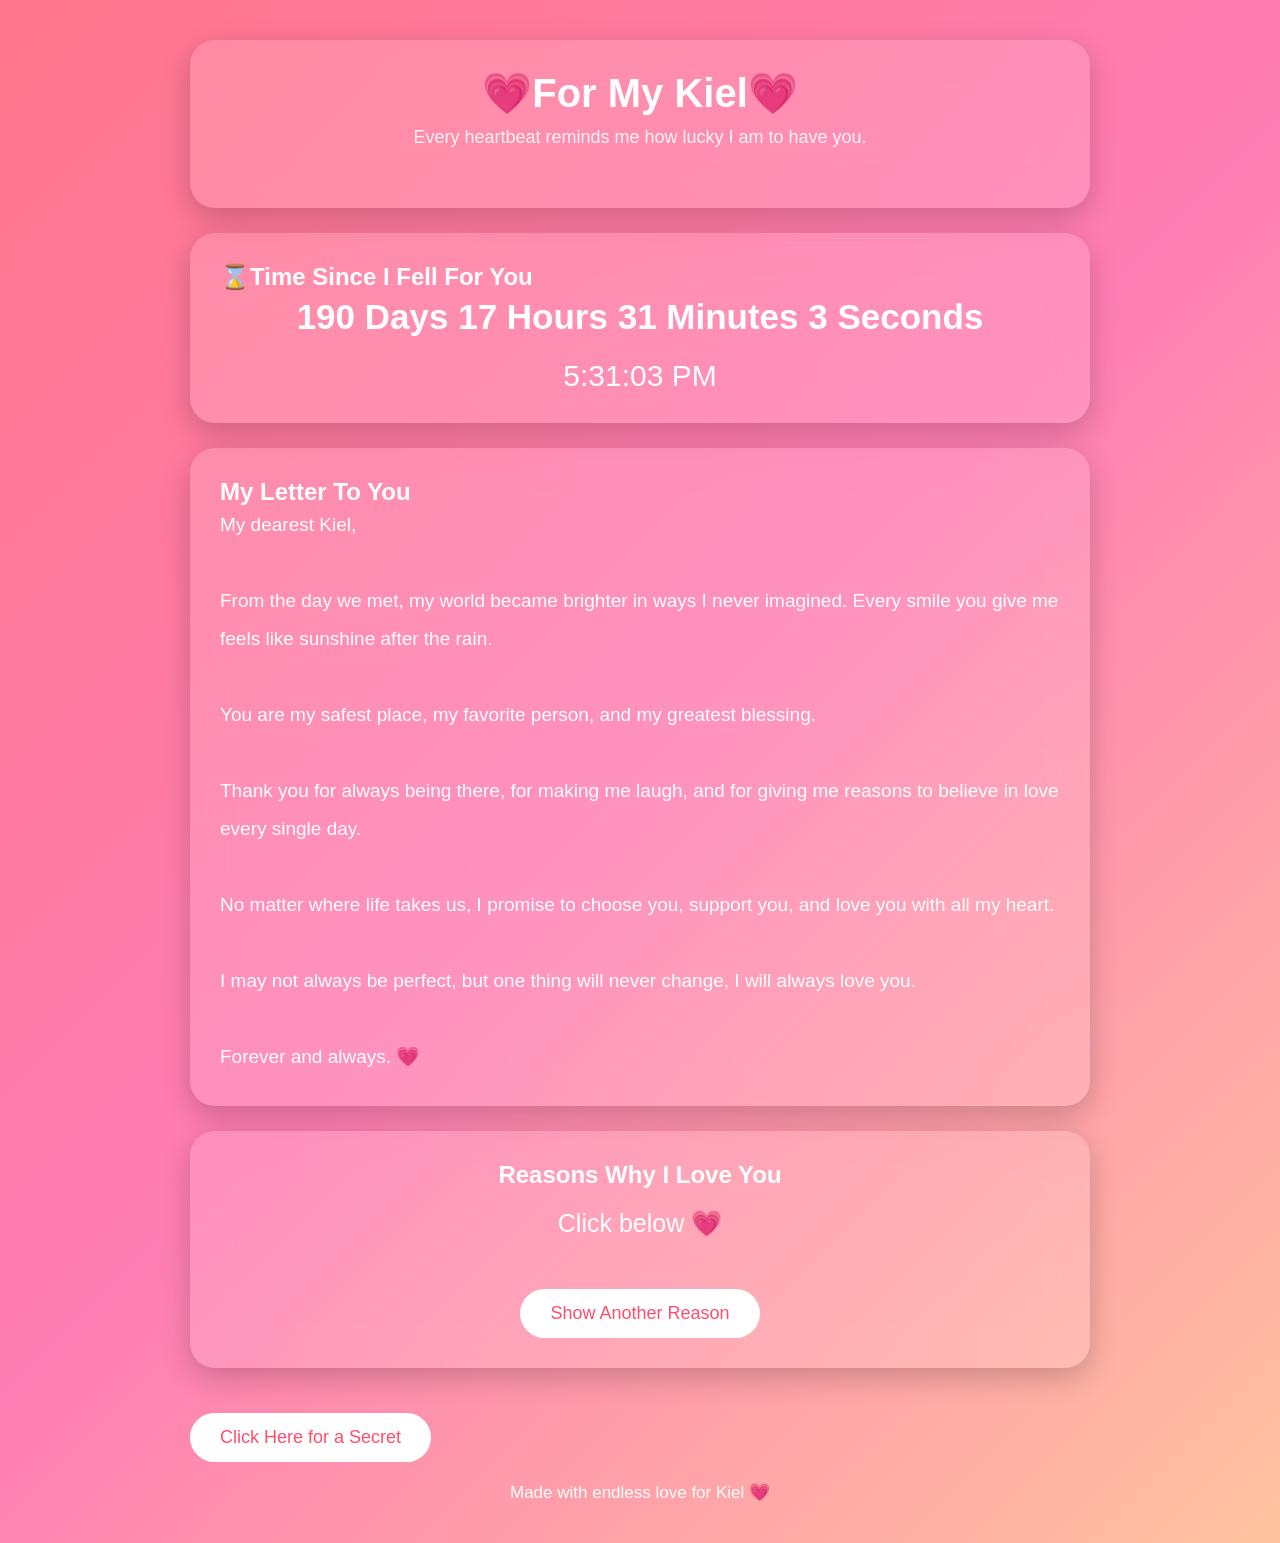
<file: index.html>
<!DOCTYPE html>
<html lang="en">
<head>
    <meta charset="UTF-8">
    <meta name="viewport" content="width=device-width, initial-scale=1.0">
    <title>For My Love, Kiel 💗</title>

    <link rel="stylesheet" href="style.css">
</head>
<body>

<div class="container">

    <div class="card">
        <h1>💗For My Kiel💗</h1>

        <p class="subtitle">
            Every heartbeat reminds me how lucky I am to have you.
        </p>
    </div>

    <div class="card">
        <h2>⌛Time Since I Fell For You</h2>

        <div class="counter" id="counter"></div>

        <div class="clock" id="clock"></div>
    </div>

    <div class="card">
        <h2>My Letter To You</h2>

        <p class="love-letter">
            My dearest Kiel,<br><br>

            From the day we met, my world became brighter in ways I never imagined.
            Every smile you give me feels like sunshine after the rain.<br><br>

            You are my safest place, my favorite person, and my greatest blessing.<br><br>

            Thank you for always being there, for making me laugh, and for giving me reasons to believe in love every single day.<br><br>

            No matter where life takes us, I promise to choose you, support you, and love you with all my heart.<br><br>

            I may not always be perfect, but one thing will never change,
            I will always love you.<br><br>

            Forever and always. 💗
        </p>
    </div>

    <div class="card center">
        <h2>Reasons Why I Love You</h2>

        <div class="reason" id="reason">
            Click below 💗
        </div>

        <button onclick="randomReason()">
            Show Another Reason
        </button>
    </div>
    
    <button id="surpriseBtn">
    Click Here for a Secret
</button>

    <footer>
        Made with endless love for Kiel 💗
    </footer>

</div>

<script src="script.js"></script>
<script src="hearts.js"></script>

</body>
</html>
</file>
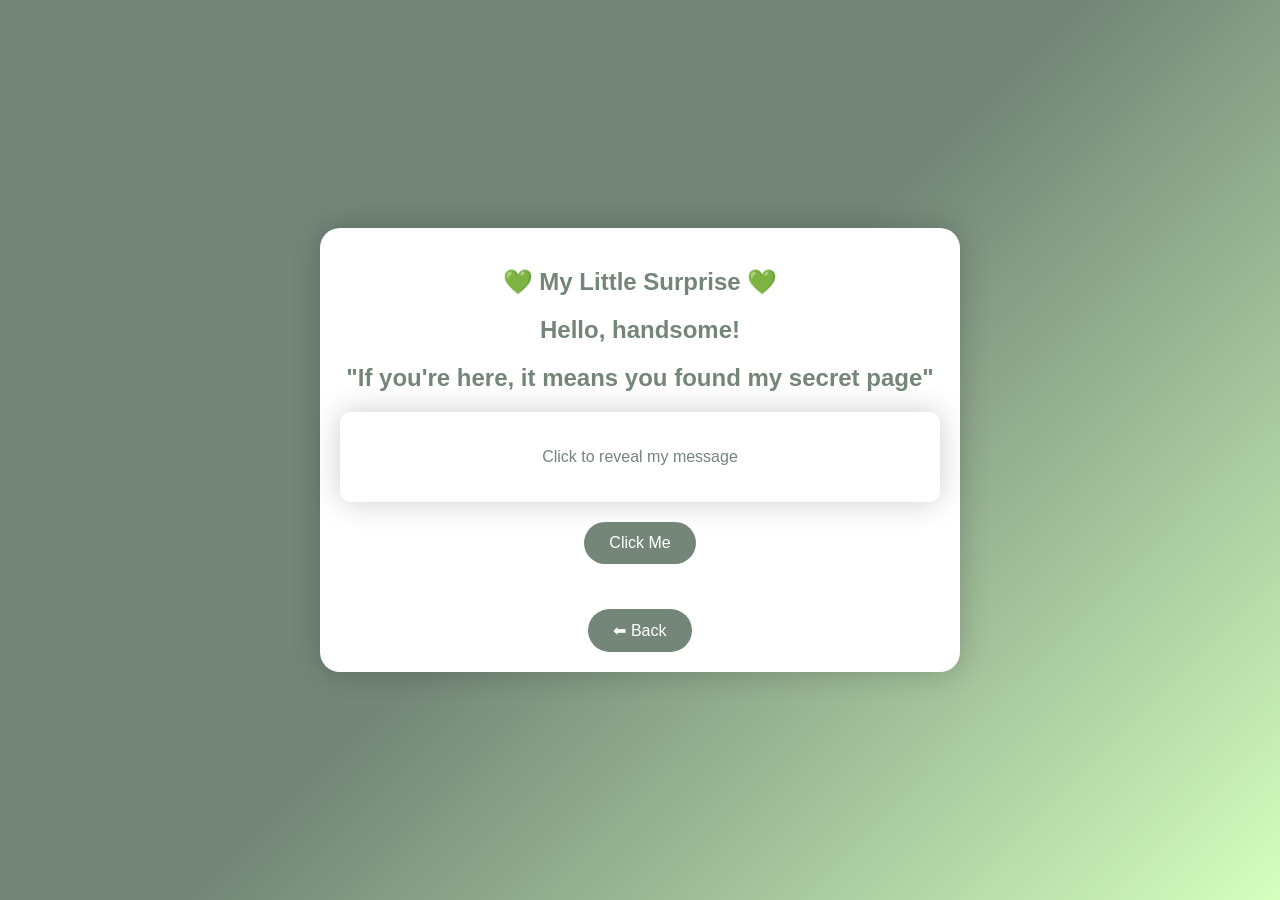
<file: surprise.html>
<!DOCTYPE html>
<html lang="en">
<head>
    <meta charset="UTF-8">
    <meta name="viewport" content="width=device-width, initial-scale=1.0">
    <title>Surprise 💚</title>

    <link rel="stylesheet" href="surprise.css">
</head>
<body>
  
<div class="card">

    <h2>💚 My Little Surprise 💚</h2>

    <h2>Hello, handsome!</h2>

    <h2>
        "If you're here, it means you found my secret page"
    </h2>

<div class="container" onclick="showMessage()">
    <p id="coverText">Click to reveal my message</p>

    <h3 id="hiddenMessage">
        I just want to remind you that no matter how busy or difficult life gets,
        I'll always choose you.
    </h3>
</div>

    <button id="btn">
        Click Me
    </button>

    <p id="message"></p>

    <button onclick="window.location.href='index.html'">
        ⬅ Back
    </button>

</div>

<script src="script.js"></script>
<script src="surprise.js"></script>

</body>
</html>
</file>
<file: style.css>
*{
    margin:0;
    padding:0;
    box-sizing:border-box;
    font-family:'Segoe UI',sans-serif;
}

body{
    background:linear-gradient(135deg,#ff758c,#ff7eb3,#ffc3a0);
    min-height:100vh;
    overflow-x:hidden;
    display:flex;
    justify-content:center;
    padding:40px 20px;
}

.container{
    width:900px;
    max-width:100%;
}

.card{
    background:rgba(255,255,255,.15);
    backdrop-filter:blur(18px);
    border-radius:25px;
    padding:30px;
    margin-bottom:25px;
    box-shadow:0 10px 30px rgba(0,0,0,.2);
    color:white;
}

h1{
    text-align:center;
    font-size:40px;
    margin-bottom:10px;
}

.subtitle{
    text-align:center;
    font-size:18px;
    opacity:.9;
    margin-bottom:30px;
}

.counter{
    font-size:35px;
    font-weight:bold;
    text-align:center;
    line-height:1.5;
}

.clock{
    text-align:center;
    font-size:30px;
    margin-top:15px;
}

.reason{
    font-size:25px;
    text-align:center;
    margin-top:20px;
    min-height:60px;
}

button{
    padding:14px 30px;
    border:none;
    border-radius:50px;
    background:white;
    color:#ff4d6d;
    font-size:18px;
    cursor:pointer;
    margin-top:20px;
    transition:.3s;
}

button:hover{
    transform:scale(1.05);
}

.center{
    text-align:center;
}

.love-letter{
    line-height:2;
    font-size:19px;
}

footer{
    text-align:center;
    color:white;
    margin-top:20px;
    font-size:17px;
}


.heart{
    position:fixed;
    bottom:-20px;
    pointer-events:none;
    user-select:none;
    animation:float linear forwards;
    z-index:999;
}

@keyframes float{

0%{
    transform:translateY(0) rotate(0deg);
    opacity:1;
}

100%{
    transform:translateY(-120vh) rotate(360deg);
    opacity:0;
}

}
</file>
<file: surprise.css>
body {
    margin: 0;
     background:linear-gradient(135deg,#738678,#738678,#d5ffbf);
    
    font-family: Arial, sans-serif;

    display: flex;
    
    justify-content: center;
    
    align-items: center;

    min-height: 100vh;
    
    overflow-y: auto;
}

.card {
    background:#fff;
    
    width:77%;
    
    max-width:600px;
    
    padding:20px;
    
    border-radius:20px;
    
    text-align:center;
    
    box-shadow:0 0 30px rgba(0,0,0,.2);

    margin:20px 0;

}

.container {
    cursor:pointer;
    
    text-align:center;
    
    color:#738678;
    
    padding:20px;
    
    border-radius:10px;
    
    background:#FFFFFF;
    
    width: 100%;
    
    padding: 20px;
    
    box-sizing: border-box;
    
    text-align:center;
    
    box-shadow:0 0 30px rgba(0,0,0,.2);
   
}

#coverText {
    display: block;
}

#hiddenMessage {
    display: none;
}

#hiddenMessage.show {
    display: block;
}

h1{

    color:#738678;

}

h2{

    color:#738678;

}

h3{

    color:#738678;

}

button{

    margin-top:20px;

    padding:12px 25px;

    border:none;

    border-radius:30px;

    background:#738678;

    color:#FFFFFF;

    cursor:pointer;

    font-size:16px;

}

button:hover{

    transform:scale(1.05);

}

#message{

    margin-top:25px;

    font-size:20px;

    color:#738678;

}

@media (max-height: 500px) {
    body {
    
        align-items: flex-start;
        
        padding: 20px;
    }
    
}
    color:#738678;

}

button{

    margin-top:20px;

    padding:12px 25px;

    border:none;

    border-radius:30px;

    background:#738678;

    color:#FFFFFF;

    cursor:pointer;

    font-size:16px;

}

button:hover{

    transform:scale(1.05);

}

#message{

    margin-top:25px;

    font-size:20px;

    color:#738678;

}

@media (max-height: 500px) {
    body {
    
        align-items: flex-start;
        
        padding: 20px;
    }
    
}
</file>
